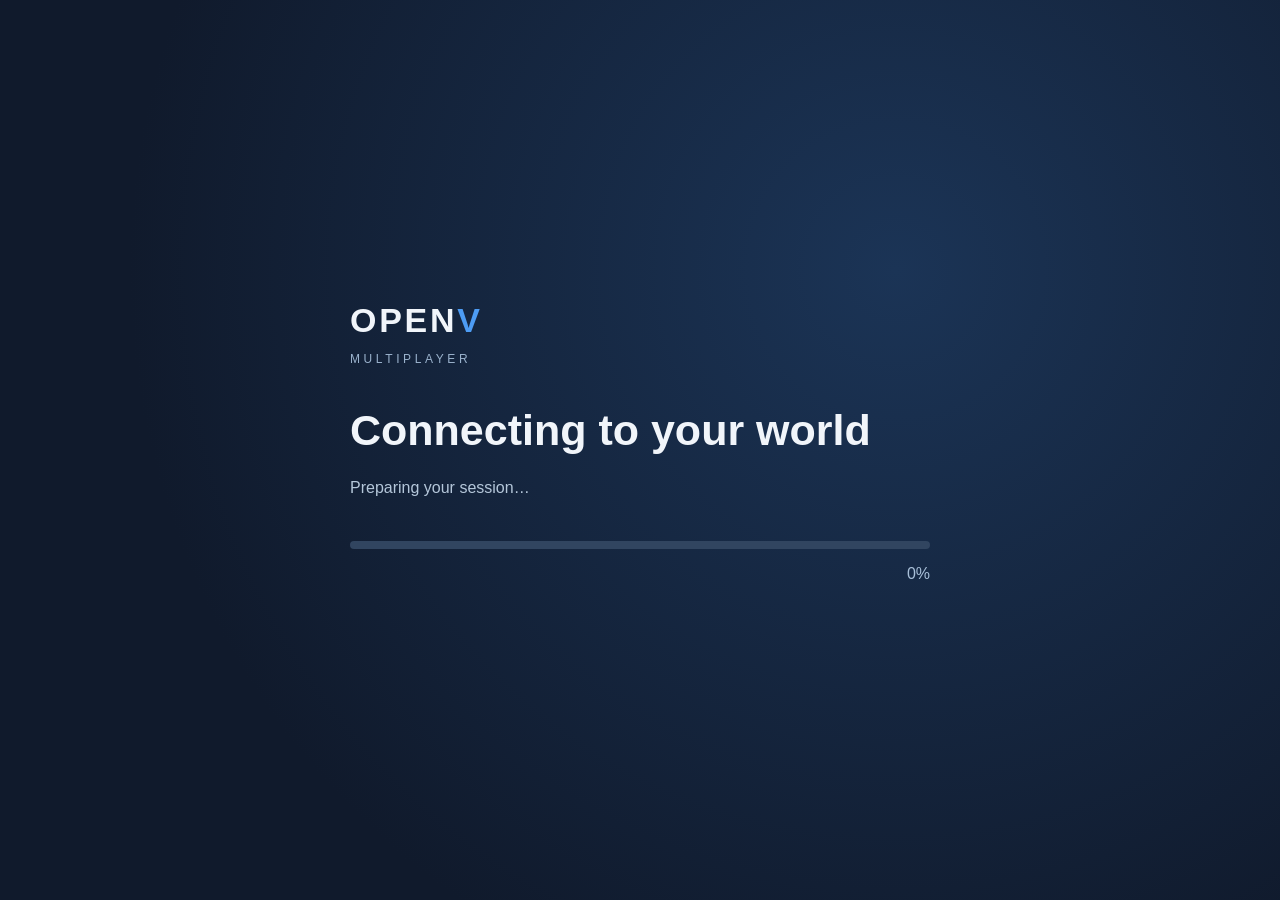
<file: ext/ui-build/loadscreen-fallback/index.html>
<!doctype html>
<html lang="en">
<head>
  <meta charset="utf-8">
  <meta name="viewport" content="width=device-width, initial-scale=1">
  <meta http-equiv="Content-Security-Policy" content="default-src 'none'; script-src 'self'; style-src 'self'; img-src 'self' data:; base-uri 'none'; connect-src 'none'">
  <title>OpenV — Joining Server</title>
  <link rel="stylesheet" href="styles.css">
  <script src="code.js" defer></script>
</head>
<body>
  <main aria-labelledby="heading">
    <div class="brand">OPEN<span>V</span></div>
    <p class="eyebrow">MULTIPLAYER</p>
    <h1 id="heading">Connecting to your world</h1>
    <p id="status" role="status" aria-live="polite">Preparing your session…</p>
    <div class="progress" role="progressbar" aria-label="Connection progress" aria-valuemin="0" aria-valuemax="100" aria-valuenow="0"><div id="progress-fill"></div></div>
    <p id="percent">0%</p>
  </main>
</body>
</html>
</file>
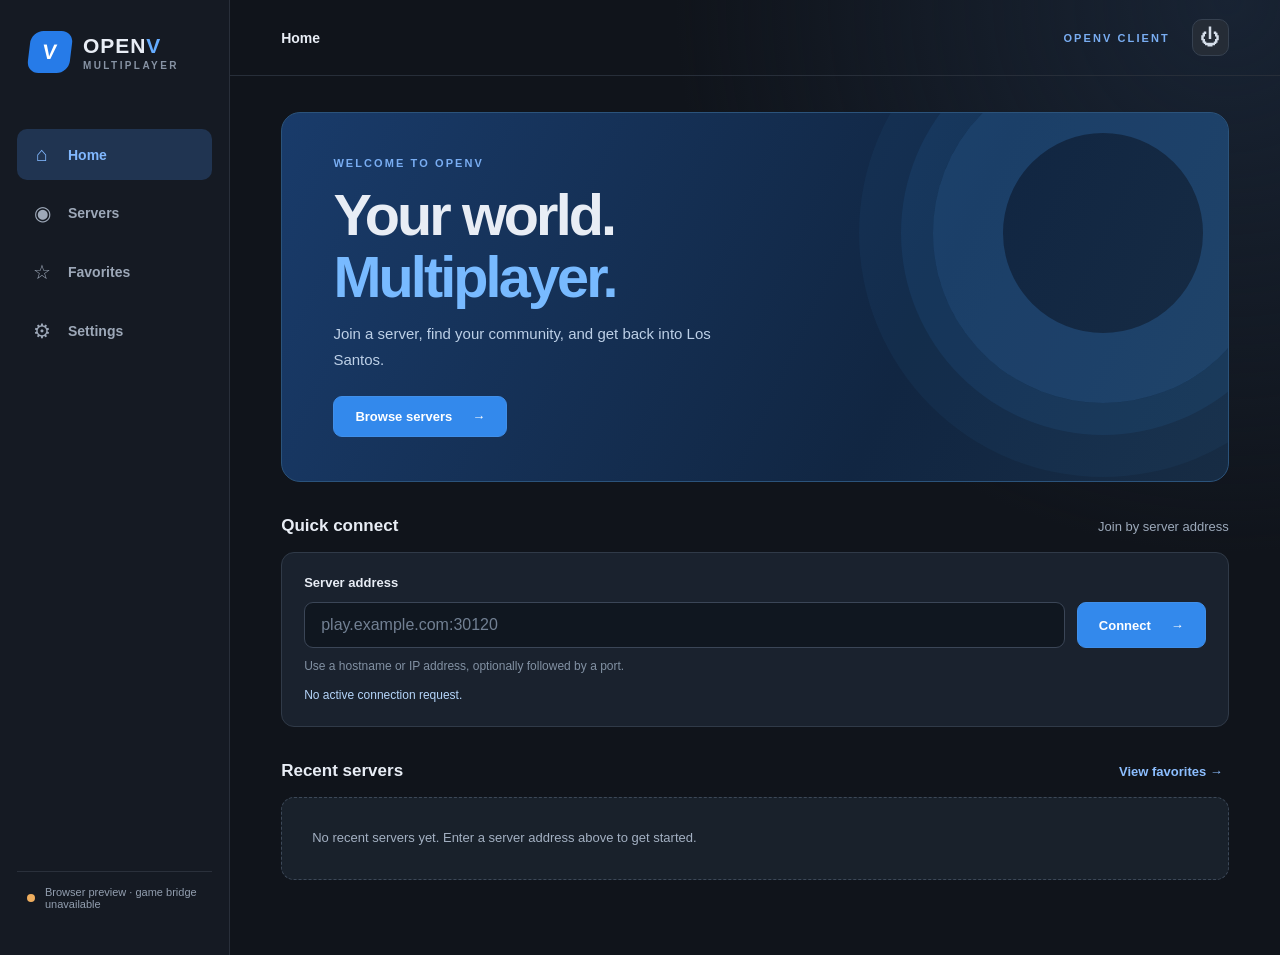
<file: ext/ui-build/data/app/index.html>
<!doctype html>
<html lang="en">
<head>
  <meta charset="utf-8">
  <meta name="viewport" content="width=device-width, initial-scale=1">
  <meta name="color-scheme" content="dark">
  <meta http-equiv="Content-Security-Policy" content="default-src 'none'; script-src 'self'; style-src 'self'; img-src 'self' data:; font-src 'self'; connect-src 'none'; base-uri 'none'; form-action 'none'">
  <title>OpenV — Multiplayer</title>
  <link rel="stylesheet" href="styles.css">
  <script src="connection.js" defer></script>
  <script src="admission.js" defer></script>
  <script src="app.js" defer></script>
</head>
<body>
<div class="shell">
  <aside class="sidebar" aria-label="Main navigation">
    <div class="brand"><span class="brand-mark" aria-hidden="true">V</span><span>OPEN<span class="brand-accent">V</span><small>Multiplayer</small></span></div>
    <nav aria-label="Main"><button class="nav-link active" data-view="home" aria-current="page"><span aria-hidden="true">⌂</span> Home</button><button class="nav-link" data-view="servers"><span aria-hidden="true">◉</span> Servers</button><button class="nav-link" data-view="favorites"><span aria-hidden="true">☆</span> Favorites</button><button class="nav-link" data-view="settings"><span aria-hidden="true">⚙</span> Settings</button></nav>
    <div class="sidebar-bottom"><span class="status-dot" id="native-dot" aria-hidden="true"></span><span id="native-status">Checking game client…</span></div>
  </aside>
  <main class="main" id="main">
    <header class="topbar"><span class="breadcrumb" id="breadcrumb">Home</span><div class="top-actions"><span class="eyebrow">OPENV CLIENT</span><button id="quit" class="icon-button" title="Exit OpenV" aria-label="Exit OpenV">⏻</button></div></header>
    <div class="content">
      <section class="view" data-page="home" aria-labelledby="welcome-title">
        <div class="hero"><div class="hero-overline">WELCOME TO OPENV</div><h1 id="welcome-title">Your world.<br><span>Multiplayer.</span></h1><p>Join a server, find your community, and get back into Los Santos.</p><button id="browse" class="primary">Browse servers <span aria-hidden="true">→</span></button><div class="hero-orb" aria-hidden="true"></div></div>
        <div class="section-heading"><h2>Quick connect</h2><span>Join by server address</span></div>
        <form id="connect-form" class="connect-panel" novalidate><label for="server-address">Server address</label><div class="connect-row"><input id="server-address" name="server-address" type="text" spellcheck="false" autocomplete="off" maxlength="255" placeholder="play.example.com:30120" aria-describedby="address-help"><button class="primary" type="submit">Connect <span aria-hidden="true">→</span></button></div><p id="address-help" class="hint">Use a hostname or IP address, optionally followed by a port.</p><p id="connection-state" class="connection-state" role="status" aria-live="polite">No active connection request.</p><button id="connection-cancel" class="secondary connection-cancel" type="button" hidden>Disconnect from server</button></form>
        <div class="section-heading"><h2>Recent servers</h2><button class="text-button" data-view="favorites">View favorites →</button></div><div id="recent-list" class="server-grid" aria-live="polite"></div>
      </section>
      <section class="view" data-page="servers" hidden aria-labelledby="servers-title"><div class="page-head"><div><span class="overline">DISCOVER</span><h1 id="servers-title">Servers</h1><p>Connect directly or query a known server address.</p></div><button id="refresh" class="secondary">Refresh known servers</button></div><form id="query-form" class="search-bar" novalidate><label class="sr-only" for="query-address">Server address to query</label><input id="query-address" type="text" maxlength="255" placeholder="Enter server address…" autocomplete="off" spellcheck="false"><button class="primary" type="submit">Find server</button></form><div id="server-list" class="server-grid" aria-live="polite"></div></section>
      <section class="view" data-page="favorites" hidden aria-labelledby="favorites-title"><div class="page-head"><div><span class="overline">YOUR COLLECTION</span><h1 id="favorites-title">Favorites</h1><p>Your saved servers, ready whenever you are.</p></div><button id="add-favorite" class="secondary">Add server</button></div><div id="favorites-list" class="server-grid" aria-live="polite"></div></section>
      <section class="view" data-page="settings" hidden aria-labelledby="settings-title"><div class="page-head"><div><span class="overline">PREFERENCES</span><h1 id="settings-title">Settings</h1><p>Local OpenV client preferences.</p></div></div><div class="settings-panel"><div><h2>Confirm before exiting</h2><p>Ask before closing the OpenV client.</p></div><label class="switch"><input id="confirm-exit" type="checkbox" checked><span class="switch-track"></span><span class="sr-only">Confirm before exiting</span></label></div><div class="settings-panel"><div><h2>Clear recent servers</h2><p>Remove locally stored recently used addresses. Favorites are unaffected.</p></div><button id="clear-recents" class="secondary">Clear history</button></div><p class="footnote">OpenV requires a legitimate GTA V installation. This interface does not bypass game ownership or authentication.</p></section>
    </div>
  </main>
</div>
<div id="toast" class="toast" role="status" aria-live="polite" hidden></div>
<dialog id="admission-dialog" class="admission-dialog" aria-labelledby="admission-title" aria-describedby="admission-help">
  <form id="admission-form" novalidate>
    <h2 id="admission-title">Authorize this OpenV connection</h2>
    <p id="admission-help">Generate a one-time connection code in your authenticated OpenV session. The server code expires after 90 seconds. For safety, this entry window closes after 60 seconds; request a fresh code if it times out. The code is sent only to the connected game server.</p>
    <label for="admission-code">One-time join code</label>
    <input id="admission-code" name="join_code" type="text" maxlength="43" minlength="43" pattern="[A-Za-z0-9_-]{43}" autocomplete="off" autocapitalize="off" spellcheck="false" required aria-describedby="admission-help admission-error">
    <p id="admission-error" class="admission-error" role="alert" aria-live="polite"></p>
    <div class="dialog-actions"><button id="admission-abort" class="secondary" type="button">Cancel connection</button><button class="primary" type="submit">Submit join code</button></div>
  </form>
</dialog>
<dialog id="connection-disconnect-dialog" aria-labelledby="disconnect-title"><form method="dialog"><h2 id="disconnect-title">Disconnect from server?</h2><p>This closes the native connection, including any active gameplay session.</p><div class="dialog-actions"><button value="cancel" class="secondary">Keep connected</button><button value="disconnect" class="primary">Disconnect</button></div></form></dialog>
<dialog id="confirm-dialog" aria-labelledby="dialog-title"><form method="dialog"><h2 id="dialog-title">Exit OpenV?</h2><p>Any current multiplayer session will be closed.</p><div class="dialog-actions"><button value="cancel" class="secondary">Cancel</button><button value="exit" class="primary">Exit OpenV</button></div></form></dialog>
</body>
</html>
</file>
<file: ext/ui-build/loadscreen-fallback/styles.css>
:root { color-scheme: dark; font-family: 'Segoe UI', Arial, sans-serif; color: #f1f5fa; background: #101a2c; }
* { box-sizing: border-box; }
body { margin: 0; min-height: 100vh; display: grid; place-items: center; background: radial-gradient(circle at 70% 30%, #1b3456, #101a2c 70%); }
main { width: min(580px, calc(100vw - 64px)); }
.brand { font-size: 34px; font-weight: 800; letter-spacing: 0.08em; }
.brand span { color: #4d9cf4; }
.eyebrow { font-size: 12px; letter-spacing: 0.3em; color: #9ab2cc; }
h1 { font-size: clamp(27px, 4vw, 43px); line-height: 1.15; margin: 40px 0 24px; }
#status { min-height: 2em; color: #b5c7da; overflow-wrap: anywhere; }
.progress { height: 8px; overflow: hidden; border-radius: 99px; background: #314560; margin-top: 30px; }
#progress-fill { width: 0%; height: 100%; background: #4d9cf4; transition: width 160ms ease-out; }
#percent { text-align: right; font-variant-numeric: tabular-nums; color: #a9c0d9; }
</file>
<file: ext/ui-build/data/app/styles.css>
:root{font-family:Inter,"Segoe UI",Arial,sans-serif;color:#e8edf5;background:#10141b;font-synthesis:none}*{box-sizing:border-box}body{margin:0;min-height:100vh}button,input{font:inherit}button{cursor:pointer}button:focus-visible,input:focus-visible{outline:2px solid #73b4ff;outline-offset:3px}button:disabled{cursor:not-allowed;opacity:.55}.shell{min-height:100vh;display:grid;grid-template-columns:230px minmax(0,1fr)}.sidebar{background:#151a23;border-right:1px solid #292f3a;padding:31px 17px;display:flex;flex-direction:column;gap:56px}.brand{display:flex;align-items:center;gap:12px;padding:0 12px;font-size:21px;font-weight:850;letter-spacing:.045em}.brand-mark{display:grid;place-items:center;width:42px;height:42px;background:#267be8;color:white;font-weight:900;border-radius:12px;transform:skew(-7deg)}.brand-accent{color:#65acff}.brand small{display:block;color:#8793a4;font-size:10px;letter-spacing:.24em;text-transform:uppercase;font-weight:600;margin-top:2px}nav{display:grid;gap:7px}.nav-link{display:flex;align-items:center;gap:16px;text-align:left;width:100%;border:0;border-radius:10px;background:transparent;color:#9da8b8;padding:14px 15px;font-size:14px;font-weight:600}.nav-link span{width:20px;text-align:center;font-size:20px}.nav-link:hover{background:#222b38;color:#fff}.nav-link.active{background:#203451;color:#81b8ff}.sidebar-bottom{margin-top:auto;display:flex;align-items:center;gap:10px;color:#929eaf;font-size:11px;padding:14px 10px;border-top:1px solid #2a303b}.status-dot{height:8px;width:8px;border-radius:50%;background:#eead5e;flex-shrink:0}.status-dot.ready{background:#48c995}.main{min-width:0;background:radial-gradient(circle at 95% 0%,#182333 0%,transparent 40%),#10141b}.topbar{height:76px;display:flex;justify-content:space-between;align-items:center;border-bottom:1px solid #272e39;padding:0 clamp(24px,4vw,68px)}.breadcrumb{font-weight:700;font-size:14px}.top-actions{display:flex;align-items:center;gap:22px}.eyebrow,.overline,.hero-overline{font-size:11px;letter-spacing:.19em;font-weight:750;color:#79adf2}.icon-button{background:#252c36;color:#d5deea;border:1px solid #364150;width:37px;height:37px;border-radius:10px;font-size:20px}.icon-button:hover{background:#3b4657}.content{max-width:1340px;margin:0 auto;padding:36px clamp(24px,4vw,68px) 75px}.view[hidden],.toast[hidden]{display:none}.hero{position:relative;overflow:hidden;isolation:isolate;min-height:305px;border-radius:19px;padding:44px clamp(26px,4vw,60px);background:linear-gradient(115deg,#193b6a,#112642 66%,#172c44);border:1px solid #2b537b}.hero h1{font-size:clamp(38px,4.5vw,62px);line-height:1.08;letter-spacing:-.05em;margin:15px 0 13px}.hero h1 span{color:#78baff}.hero p{font-size:15px;color:#bdd0e7;max-width:400px;line-height:1.7;margin:0 0 24px}.hero-orb{position:absolute;z-index:-1;width:340px;height:340px;right:-45px;top:-50px;border-radius:50%;border:70px solid #367ec44a;box-shadow:0 0 0 32px #2b6baa27,0 0 0 74px #2b6baa17}.primary,.secondary{border-radius:9px;padding:12px 21px;font-weight:750;font-size:13px;display:inline-flex;justify-content:center;align-items:center;gap:20px;white-space:nowrap}.primary{border:1px solid #408fe9;background:#3389ec;color:#fff}.primary:hover{background:#4a9eff}.secondary{border:1px solid #39485a;background:#222d3b;color:#dce9f7}.secondary:hover{background:#2d3e51}.section-heading{display:flex;align-items:baseline;justify-content:space-between;gap:16px;margin:34px 0 16px}.section-heading h2,.settings-panel h2{font-size:17px;margin:0}.section-heading span,.page-head p,.settings-panel p{color:#9ca9ba;font-size:13px}.text-button{border:0;background:none;color:#8cbeff;font-size:13px;font-weight:650}.connect-panel{border:1px solid #303a48;background:#1a222e;border-radius:13px;padding:22px}.connect-panel label{display:block;font-weight:700;font-size:13px;margin-bottom:12px}.connect-row{display:flex;gap:12px}.connect-row input,.search-bar input{background:#101720;color:#f1f6ff;border:1px solid #3b4657;border-radius:9px;padding:13px 16px;flex:1;min-width:0}.connect-row input::placeholder,.search-bar input::placeholder{color:#728093}.hint{margin:11px 0 0;font-size:12px;color:#8291a3}.server-grid{display:grid;grid-template-columns:repeat(auto-fill,minmax(270px,1fr));gap:13px}.server-card{background:#1a222d;border:1px solid #303a48;border-radius:13px;padding:19px;min-width:0}.server-card-top{display:flex;justify-content:space-between;gap:10px}.server-name{font-weight:750;font-size:15px;overflow-wrap:anywhere}.server-address{color:#9caabd;font-size:12px;overflow-wrap:anywhere;margin:7px 0 18px}.server-meta{font-size:12px;color:#9daabb;margin-bottom:14px}.server-actions{display:flex;gap:8px;align-items:center}.server-actions .primary{flex:1}.star{border:1px solid #3b4657;border-radius:9px;background:#273342;color:#a6b6c9;padding:10px 13px;font-size:18px}.star[aria-pressed=true]{color:#ffca70;border-color:#8d744b}.empty{border:1px dashed #3c4858;background:#19212b;border-radius:13px;color:#a3b0c2;padding:30px;font-size:13px;line-height:1.6;grid-column:1/-1}.page-head{display:flex;justify-content:space-between;align-items:center;gap:20px;margin:13px 0 27px}.page-head h1{font-size:42px;letter-spacing:-.04em;margin:8px 0}.page-head p{margin:0}.search-bar{display:flex;gap:12px;margin-bottom:25px}.settings-panel{display:flex;justify-content:space-between;align-items:center;gap:24px;padding:22px;background:#1a222d;border:1px solid #303a48;border-radius:12px;margin:13px 0}.settings-panel p{line-height:1.5;margin:8px 0 0}.switch input{position:absolute;opacity:0}.switch-track{display:block;width:48px;height:27px;background:#495566;border-radius:30px;position:relative}.switch-track:before{content:"";position:absolute;width:19px;height:19px;top:4px;left:4px;border-radius:50%;background:white;transition:transform .15s}.switch input:checked+.switch-track{background:#3089e9}.switch input:checked+.switch-track:before{transform:translateX(21px)}.switch input:focus-visible+.switch-track{outline:2px solid #73b4ff;outline-offset:3px}.footnote{font-size:12px;color:#7e8b9d;line-height:1.7;margin-top:25px}.toast{position:fixed;right:25px;bottom:25px;max-width:min(440px,calc(100vw - 50px));border:1px solid #4d6886;background:#22374c;color:#eaf5ff;padding:16px 22px;border-radius:12px;box-shadow:0 12px 35px #0008;z-index:10;font-size:13px}dialog{border:1px solid #42536a;background:#1b2532;color:#f2f6fc;border-radius:15px;padding:25px;max-width:420px}dialog::backdrop{background:#000b}dialog p{color:#9caabd}.dialog-actions{display:flex;justify-content:flex-end;gap:10px;margin-top:24px}.sr-only{position:absolute;width:1px;height:1px;padding:0;margin:-1px;overflow:hidden;clip:rect(0,0,0,0);white-space:nowrap;border:0}@media(max-width:850px){.shell{grid-template-columns:76px minmax(0,1fr)}.sidebar{padding:22px 10px;gap:32px}.brand{font-size:0;padding:0;justify-content:center}.brand-mark{font-size:24px}.brand small,.sidebar-bottom,#native-status{display:none}.nav-link{justify-content:center;font-size:0;padding:13px 5px}.nav-link span{font-size:21px}.content{padding:25px 22px}.topbar{padding:0 22px}}@media(max-width:560px){.shell{display:block}.sidebar{flex-direction:row;align-items:center;padding:12px;gap:10px}.sidebar nav{display:flex;flex:1;justify-content:space-evenly}.nav-link{width:auto}.topbar{height:55px}.eyebrow{display:none}.hero{padding:29px 23px}.hero-orb{right:-210px}.connect-row,.search-bar{flex-direction:column}.page-head{align-items:flex-start;flex-direction:column}.page-head h1{font-size:34px}}

.connection-state{margin:13px 0 0;min-height:18px;font-size:12px;line-height:1.5;color:#b5d5fa}

.connection-cancel{margin-top:13px}.connection-cancel[hidden]{display:none}

.admission-dialog{width:min(460px,calc(100vw - 32px));max-width:none;line-height:1.6}.admission-dialog h2{margin:0 0 12px;font-size:21px}.admission-dialog label{display:block;margin:18px 0 8px;font-size:13px;font-weight:700}.admission-dialog input{display:block;width:100%;min-width:0;background:#101720;color:#f1f6ff;border:1px solid #607b9b;border-radius:8px;padding:13px 14px;font:inherit;font-size:15px;letter-spacing:.035em}.admission-dialog input:focus-visible{outline:2px solid #73b4ff;outline-offset:3px}.admission-dialog .admission-error{min-height:20px;margin:8px 0;color:#ffb7b7;font-size:12px}.admission-dialog .dialog-actions{flex-wrap:wrap}.admission-dialog .dialog-actions button{flex:1 1 150px}@media(prefers-reduced-motion:reduce){.admission-dialog *{transition:none!important}}
</file>
